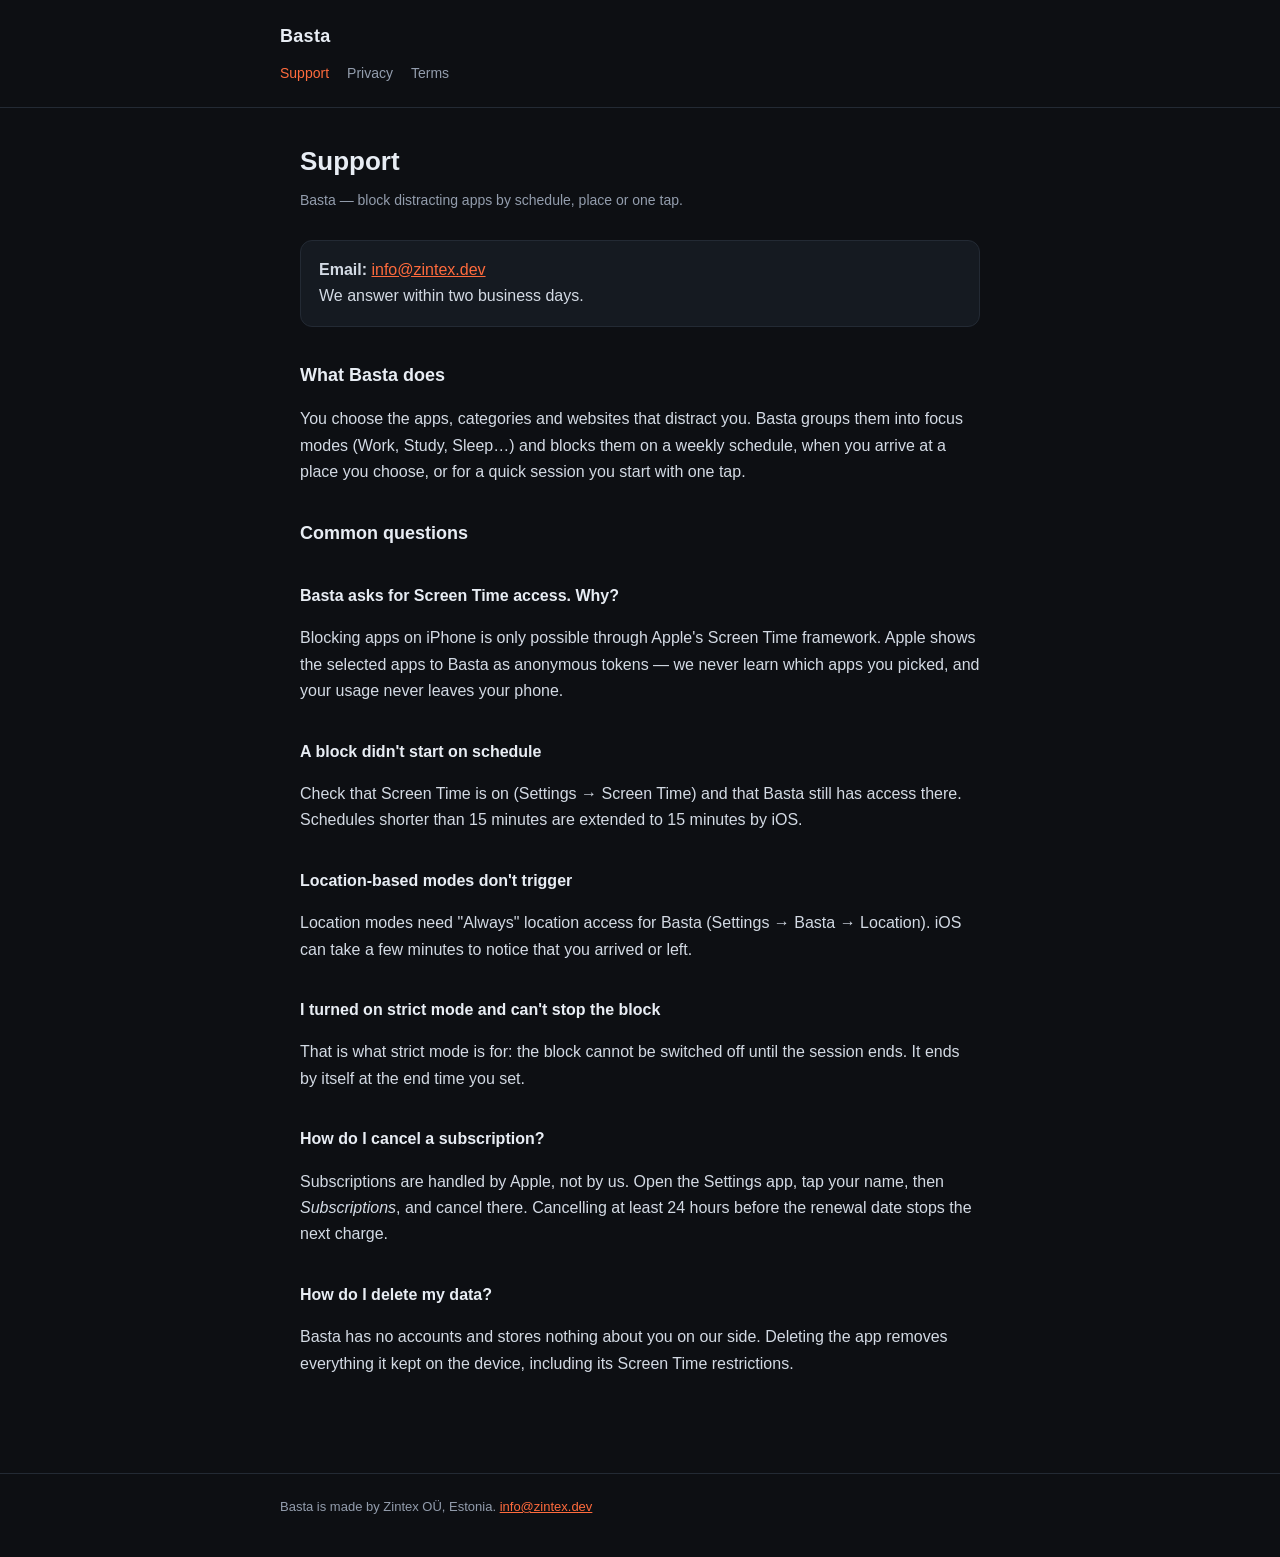
<file: index.html>
<!doctype html>
<html lang="en">
<head>
<meta charset="utf-8">
<meta name="viewport" content="width=device-width, initial-scale=1">
<title>Basta — Support</title>
<link rel="stylesheet" href="style.css">
</head>
<body>
<header><div class="in">
  <a class="brand" href="./">Basta</a>
  <nav>
    <a href="./" aria-current="page">Support</a>
    <a href="privacy.html">Privacy</a>
    <a href="terms.html">Terms</a>
  </nav>
</div></header>

<main>
  <h1>Support</h1>
  <p class="updated">Basta — block distracting apps by schedule, place or one tap.</p>

  <div class="card">
    <p><strong>Email:</strong> <a href="mailto:info@zintex.dev">info@zintex.dev</a><br>
    We answer within two business days.</p>
  </div>

  <h2>What Basta does</h2>
  <p>You choose the apps, categories and websites that distract you. Basta groups them
  into focus modes (Work, Study, Sleep…) and blocks them on a weekly schedule, when you
  arrive at a place you choose, or for a quick session you start with one tap.</p>

  <h2>Common questions</h2>

  <h2 style="font-size:16px">Basta asks for Screen Time access. Why?</h2>
  <p>Blocking apps on iPhone is only possible through Apple's Screen Time framework.
  Apple shows the selected apps to Basta as anonymous tokens — we never learn which apps
  you picked, and your usage never leaves your phone.</p>

  <h2 style="font-size:16px">A block didn't start on schedule</h2>
  <p>Check that Screen Time is on (Settings → Screen Time) and that Basta still has
  access there. Schedules shorter than 15 minutes are extended to 15 minutes by iOS.</p>

  <h2 style="font-size:16px">Location-based modes don't trigger</h2>
  <p>Location modes need "Always" location access for Basta (Settings → Basta →
  Location). iOS can take a few minutes to notice that you arrived or left.</p>

  <h2 style="font-size:16px">I turned on strict mode and can't stop the block</h2>
  <p>That is what strict mode is for: the block cannot be switched off until the session
  ends. It ends by itself at the end time you set.</p>

  <h2 style="font-size:16px">How do I cancel a subscription?</h2>
  <p>Subscriptions are handled by Apple, not by us. Open the Settings app, tap your
  name, then <em>Subscriptions</em>, and cancel there. Cancelling at least 24 hours
  before the renewal date stops the next charge.</p>

  <h2 style="font-size:16px">How do I delete my data?</h2>
  <p>Basta has no accounts and stores nothing about you on our side. Deleting the app
  removes everything it kept on the device, including its Screen Time restrictions.</p>
</main>

<footer><div class="in">
  Basta is made by Zintex OÜ, Estonia. <a href="mailto:info@zintex.dev">info@zintex.dev</a>
</div></footer>
</body>
</html>
</file>
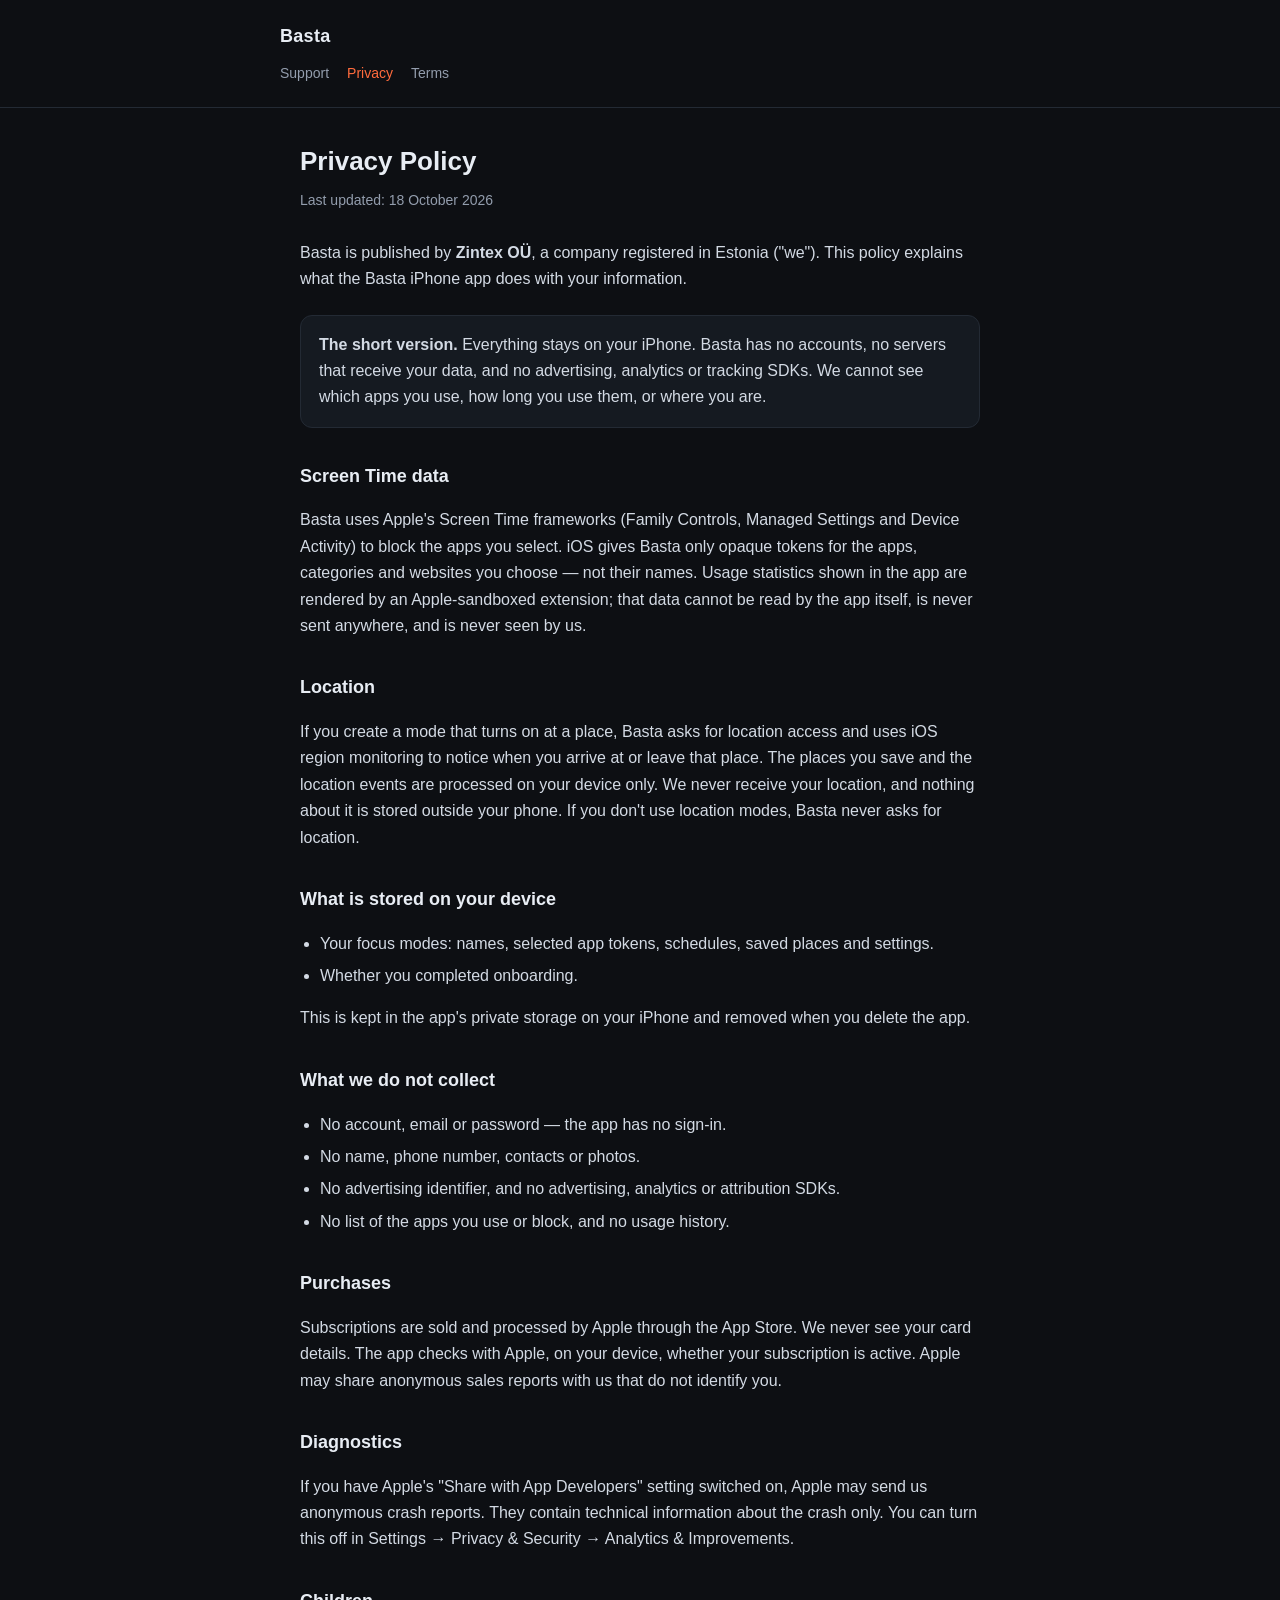
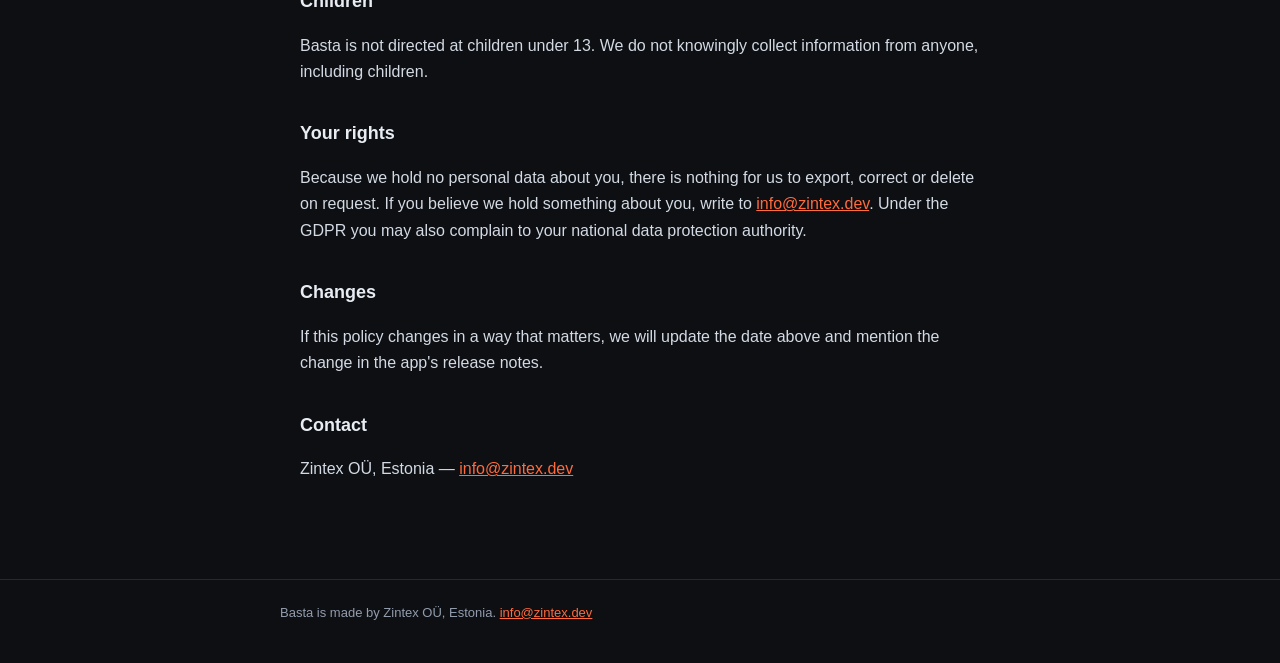
<file: privacy.html>
<!doctype html>
<html lang="en">
<head>
<meta charset="utf-8">
<meta name="viewport" content="width=device-width, initial-scale=1">
<title>Basta — Privacy Policy</title>
<link rel="stylesheet" href="style.css">
</head>
<body>
<header><div class="in">
  <a class="brand" href="./">Basta</a>
  <nav>
    <a href="./">Support</a>
    <a href="privacy.html" aria-current="page">Privacy</a>
    <a href="terms.html">Terms</a>
  </nav>
</div></header>

<main>
  <h1>Privacy Policy</h1>
  <p class="updated">Last updated: 18 October 2026</p>

  <p>Basta is published by <strong>Zintex OÜ</strong>, a company registered in Estonia
  ("we"). This policy explains what the Basta iPhone app does with your information.</p>

  <div class="card">
    <p><strong>The short version.</strong> Everything stays on your iPhone. Basta has no
    accounts, no servers that receive your data, and no advertising, analytics or
    tracking SDKs. We cannot see which apps you use, how long you use them, or where
    you are.</p>
  </div>

  <h2>Screen Time data</h2>
  <p>Basta uses Apple's Screen Time frameworks (Family Controls, Managed Settings and
  Device Activity) to block the apps you select. iOS gives Basta only opaque tokens for
  the apps, categories and websites you choose — not their names. Usage statistics shown
  in the app are rendered by an Apple-sandboxed extension; that data cannot be read by
  the app itself, is never sent anywhere, and is never seen by us.</p>

  <h2>Location</h2>
  <p>If you create a mode that turns on at a place, Basta asks for location access and
  uses iOS region monitoring to notice when you arrive at or leave that place. The places
  you save and the location events are processed on your device only. We never receive
  your location, and nothing about it is stored outside your phone. If you don't use
  location modes, Basta never asks for location.</p>

  <h2>What is stored on your device</h2>
  <ul>
    <li>Your focus modes: names, selected app tokens, schedules, saved places and
      settings.</li>
    <li>Whether you completed onboarding.</li>
  </ul>
  <p>This is kept in the app's private storage on your iPhone and removed when you
  delete the app.</p>

  <h2>What we do not collect</h2>
  <ul>
    <li>No account, email or password — the app has no sign-in.</li>
    <li>No name, phone number, contacts or photos.</li>
    <li>No advertising identifier, and no advertising, analytics or attribution SDKs.</li>
    <li>No list of the apps you use or block, and no usage history.</li>
  </ul>

  <h2>Purchases</h2>
  <p>Subscriptions are sold and processed by Apple through the App Store. We never see
  your card details. The app checks with Apple, on your device, whether your
  subscription is active. Apple may share anonymous sales reports with us that do not
  identify you.</p>

  <h2>Diagnostics</h2>
  <p>If you have Apple's "Share with App Developers" setting switched on, Apple may
  send us anonymous crash reports. They contain technical information about the crash
  only. You can turn this off in Settings → Privacy &amp; Security → Analytics &amp;
  Improvements.</p>

  <h2>Children</h2>
  <p>Basta is not directed at children under 13. We do not knowingly collect information
  from anyone, including children.</p>

  <h2>Your rights</h2>
  <p>Because we hold no personal data about you, there is nothing for us to export,
  correct or delete on request. If you believe we hold something about you, write to
  <a href="mailto:info@zintex.dev">info@zintex.dev</a>. Under the GDPR you may also
  complain to your national data protection authority.</p>

  <h2>Changes</h2>
  <p>If this policy changes in a way that matters, we will update the date above and
  mention the change in the app's release notes.</p>

  <h2>Contact</h2>
  <p>Zintex OÜ, Estonia — <a href="mailto:info@zintex.dev">info@zintex.dev</a></p>
</main>

<footer><div class="in">
  Basta is made by Zintex OÜ, Estonia. <a href="mailto:info@zintex.dev">info@zintex.dev</a>
</div></footer>
</body>
</html>
</file>
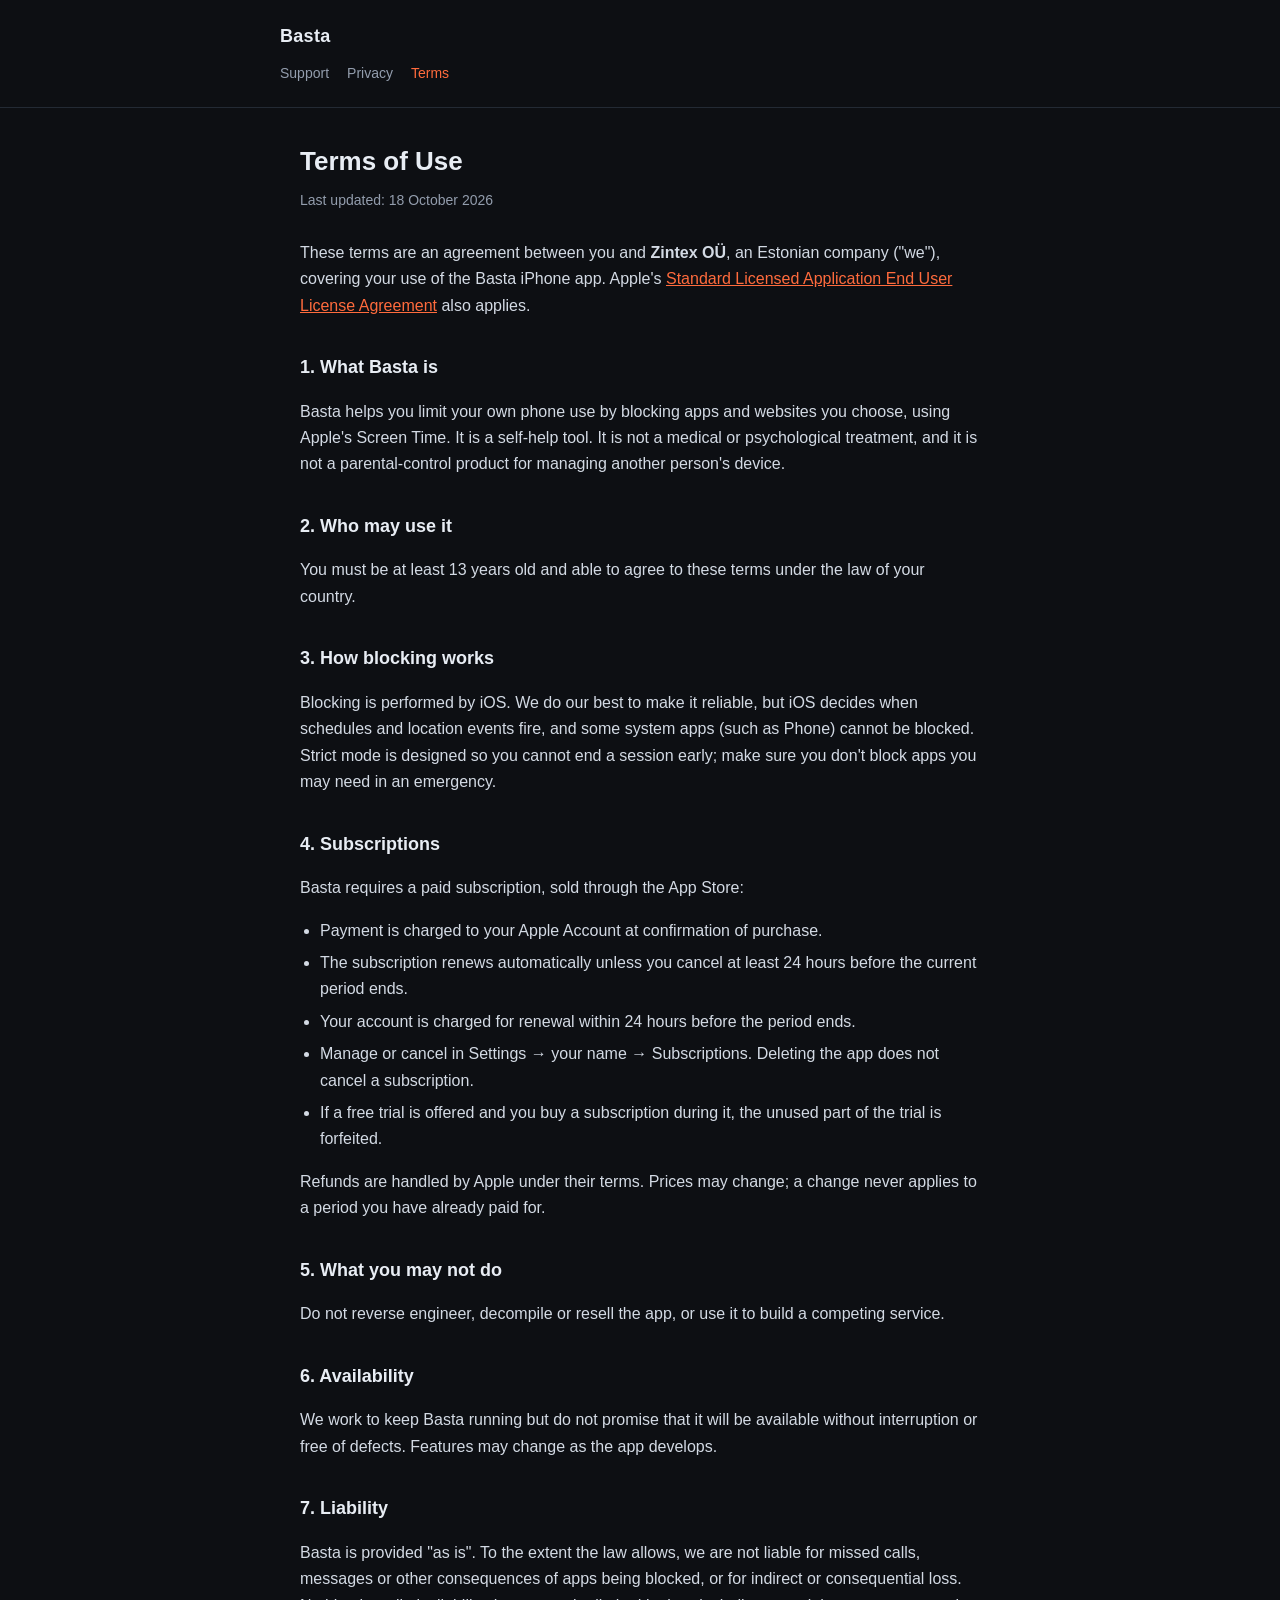
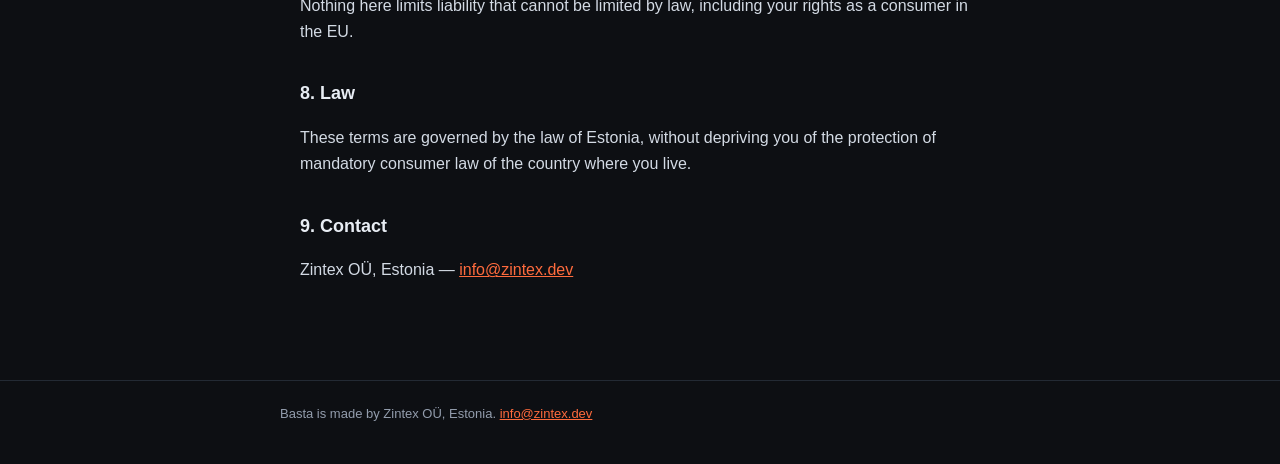
<file: terms.html>
<!doctype html>
<html lang="en">
<head>
<meta charset="utf-8">
<meta name="viewport" content="width=device-width, initial-scale=1">
<title>Basta — Terms of Use</title>
<link rel="stylesheet" href="style.css">
</head>
<body>
<header><div class="in">
  <a class="brand" href="./">Basta</a>
  <nav>
    <a href="./">Support</a>
    <a href="privacy.html">Privacy</a>
    <a href="terms.html" aria-current="page">Terms</a>
  </nav>
</div></header>

<main>
  <h1>Terms of Use</h1>
  <p class="updated">Last updated: 18 October 2026</p>

  <p>These terms are an agreement between you and <strong>Zintex OÜ</strong>, an
  Estonian company ("we"), covering your use of the Basta iPhone app. Apple's
  <a href="https://www.apple.com/legal/internet-services/itunes/dev/stdeula/">Standard
  Licensed Application End User License Agreement</a> also applies.</p>

  <h2>1. What Basta is</h2>
  <p>Basta helps you limit your own phone use by blocking apps and websites you choose,
  using Apple's Screen Time. It is a self-help tool. It is not a medical or
  psychological treatment, and it is not a parental-control product for managing
  another person's device.</p>

  <h2>2. Who may use it</h2>
  <p>You must be at least 13 years old and able to agree to these terms under the law of
  your country.</p>

  <h2>3. How blocking works</h2>
  <p>Blocking is performed by iOS. We do our best to make it reliable, but iOS decides
  when schedules and location events fire, and some system apps (such as Phone) cannot
  be blocked. Strict mode is designed so you cannot end a session early; make sure you
  don't block apps you may need in an emergency.</p>

  <h2>4. Subscriptions</h2>
  <p>Basta requires a paid subscription, sold through the App Store:</p>
  <ul>
    <li>Payment is charged to your Apple Account at confirmation of purchase.</li>
    <li>The subscription renews automatically unless you cancel at least 24 hours
      before the current period ends.</li>
    <li>Your account is charged for renewal within 24 hours before the period ends.</li>
    <li>Manage or cancel in Settings → your name → Subscriptions. Deleting the app
      does not cancel a subscription.</li>
    <li>If a free trial is offered and you buy a subscription during it, the unused
      part of the trial is forfeited.</li>
  </ul>
  <p>Refunds are handled by Apple under their terms. Prices may change; a change never
  applies to a period you have already paid for.</p>

  <h2>5. What you may not do</h2>
  <p>Do not reverse engineer, decompile or resell the app, or use it to build a
  competing service.</p>

  <h2>6. Availability</h2>
  <p>We work to keep Basta running but do not promise that it will be available without
  interruption or free of defects. Features may change as the app develops.</p>

  <h2>7. Liability</h2>
  <p>Basta is provided "as is". To the extent the law allows, we are not liable for
  missed calls, messages or other consequences of apps being blocked, or for indirect or
  consequential loss. Nothing here limits liability that cannot be limited by law,
  including your rights as a consumer in the EU.</p>

  <h2>8. Law</h2>
  <p>These terms are governed by the law of Estonia, without depriving you of the
  protection of mandatory consumer law of the country where you live.</p>

  <h2>9. Contact</h2>
  <p>Zintex OÜ, Estonia — <a href="mailto:info@zintex.dev">info@zintex.dev</a></p>
</main>

<footer><div class="in">
  Basta is made by Zintex OÜ, Estonia. <a href="mailto:info@zintex.dev">info@zintex.dev</a>
</div></footer>
</body>
</html>
</file>
<file: style.css>
:root {
  --bg: #0d0f13;
  --panel: #151a21;
  --line: #232a34;
  --text: #e8edf4;
  --dim: #939dad;
  --accent: #ff6b3d;
}
* { box-sizing: border-box; }
body {
  margin: 0;
  background: var(--bg);
  color: var(--text);
  font: 16px/1.65 -apple-system, BlinkMacSystemFont, "Segoe UI", Roboto, Helvetica, Arial, sans-serif;
}
header {
  border-bottom: 1px solid var(--line);
  padding: 22px 20px;
}
header .in, main { max-width: 720px; margin: 0 auto; }
main { padding: 32px 20px 80px; }
.brand { font-size: 18px; font-weight: 700; letter-spacing: .3px; color: var(--text); text-decoration: none; }
nav { margin-top: 10px; display: flex; gap: 18px; flex-wrap: wrap; }
nav a { color: var(--dim); text-decoration: none; font-size: 14px; }
nav a:hover, nav a[aria-current] { color: var(--accent); }
h1 { font-size: 26px; margin: 0 0 6px; }
h2 { font-size: 18px; margin: 34px 0 10px; }
.updated { color: var(--dim); font-size: 14px; margin: 0 0 28px; }
p, li { color: #d3dae4; }
ul { padding-left: 20px; }
li { margin: 6px 0; }
a { color: var(--accent); }
.card {
  background: var(--panel);
  border: 1px solid var(--line);
  border-radius: 12px;
  padding: 16px 18px;
  margin: 22px 0;
}
.card p:first-child { margin-top: 0; }
.card p:last-child { margin-bottom: 0; }
footer {
  border-top: 1px solid var(--line);
  color: var(--dim);
  font-size: 13px;
  padding: 22px 20px 40px;
}
footer .in { max-width: 720px; margin: 0 auto; }
</file>
